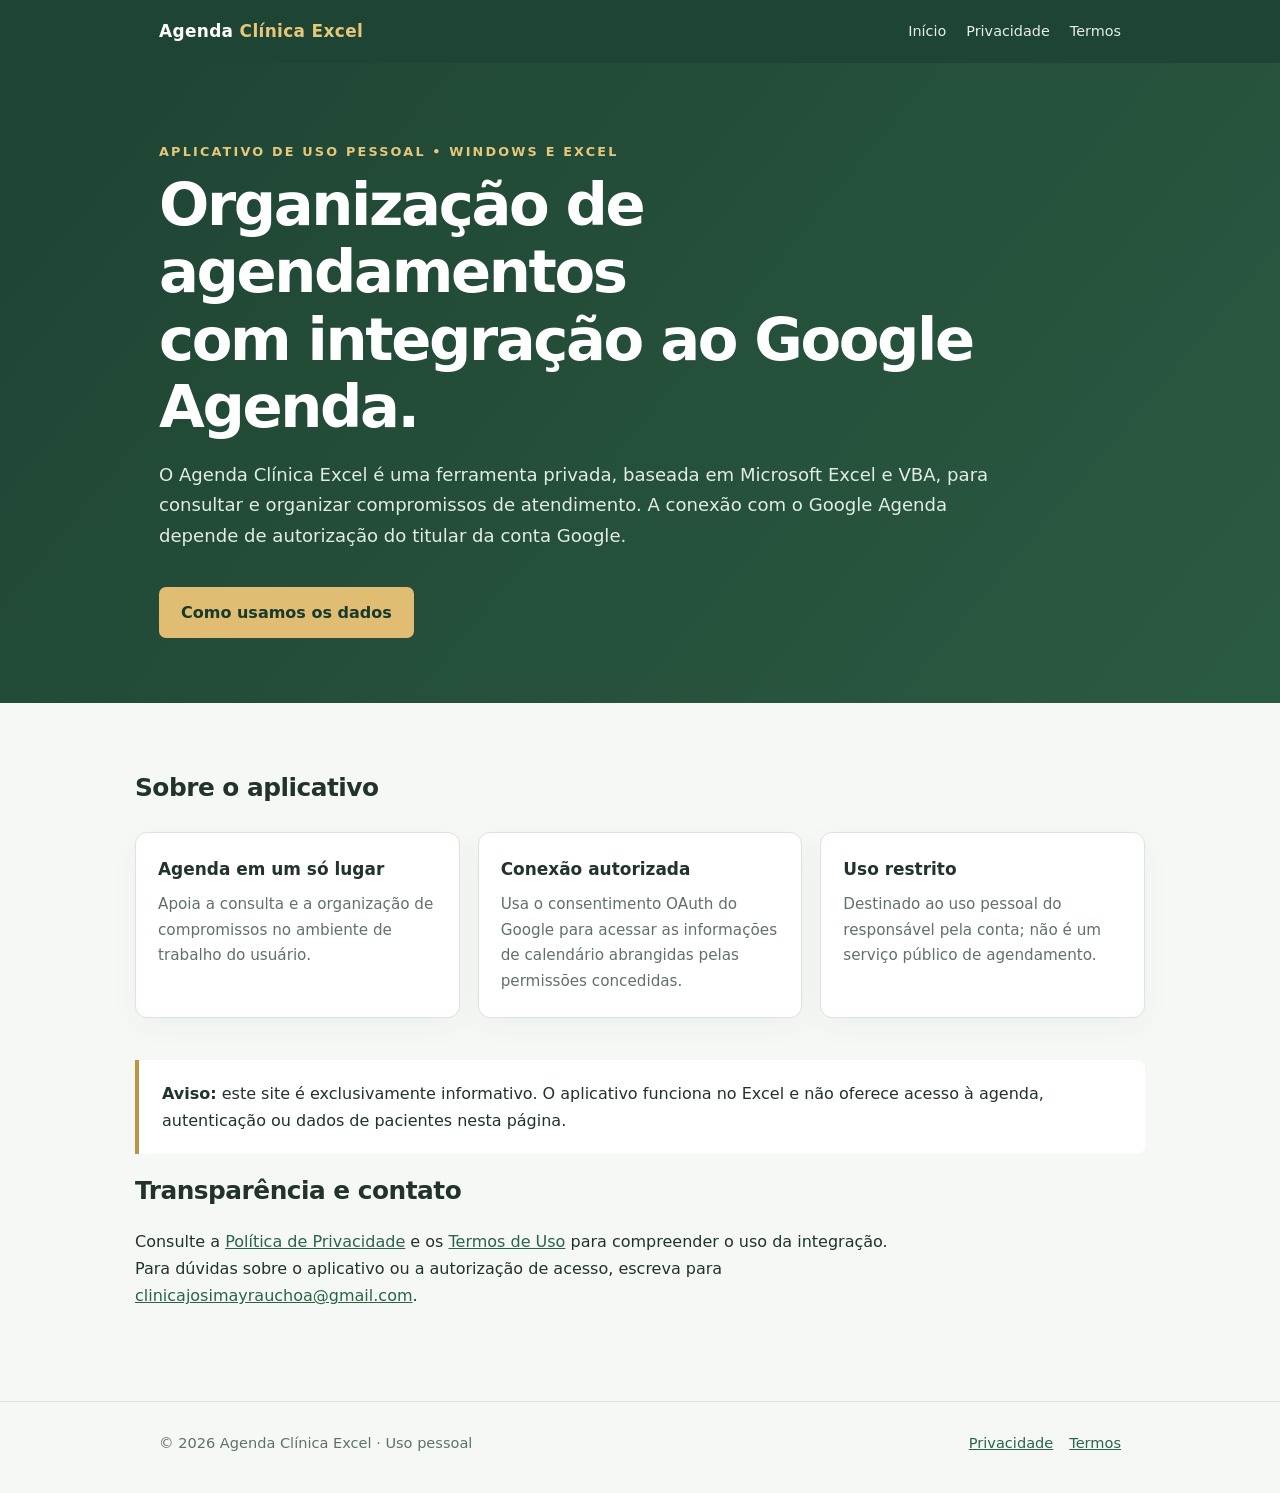
<file: index.html>
<!doctype html><html lang="pt-BR"><head><meta charset="UTF-8"><meta name="viewport" content="width=device-width,initial-scale=1"><meta name="description" content="Agenda Clínica Excel: aplicativo de uso pessoal para organização de agendamentos e integração autorizada com o Google Agenda."><title>Agenda Clínica Excel | Integração com Google Agenda</title><link rel="stylesheet" href="style.css"></head><body><header><div class="wrap"><a class="brand" href="index.html">Agenda <span>Clínica Excel</span></a><nav aria-label="Navegação"><a href="index.html">Início</a><a href="privacidade.html">Privacidade</a><a href="termos.html">Termos</a></nav></div></header><section class="hero"><div class="wrap"><div class="eyebrow">Aplicativo de uso pessoal • Windows e Excel</div><h1>Organização de agendamentos<br>com integração ao Google Agenda.</h1><p>O Agenda Clínica Excel é uma ferramenta privada, baseada em Microsoft Excel e VBA, para consultar e organizar compromissos de atendimento. A conexão com o Google Agenda depende de autorização do titular da conta Google.</p><a class="button" href="privacidade.html">Como usamos os dados</a></div></section><main class="wrap main"><h2>Sobre o aplicativo</h2><div class="grid"><section class="tile"><h3>Agenda em um só lugar</h3><p>Apoia a consulta e a organização de compromissos no ambiente de trabalho do usuário.</p></section><section class="tile"><h3>Conexão autorizada</h3><p>Usa o consentimento OAuth do Google para acessar as informações de calendário abrangidas pelas permissões concedidas.</p></section><section class="tile"><h3>Uso restrito</h3><p>Destinado ao uso pessoal do responsável pela conta; não é um serviço público de agendamento.</p></section></div><div class="note"><strong>Aviso:</strong> este site é exclusivamente informativo. O aplicativo funciona no Excel e não oferece acesso à agenda, autenticação ou dados de pacientes nesta página.</div><h2>Transparência e contato</h2><p>Consulte a <a href="privacidade.html">Política de Privacidade</a> e os <a href="termos.html">Termos de Uso</a> para compreender o uso da integração. Para dúvidas sobre o aplicativo ou a autorização de acesso, escreva para <a href="mailto:clinicajosimayrauchoa@gmail.com">clinicajosimayrauchoa@gmail.com</a>.</p></main><footer><div class="wrap"><span>© 2026 Agenda Clínica Excel · Uso pessoal</span><span><a href="privacidade.html">Privacidade</a><a href="termos.html">Termos</a></span></div></footer></body></html>
</file>
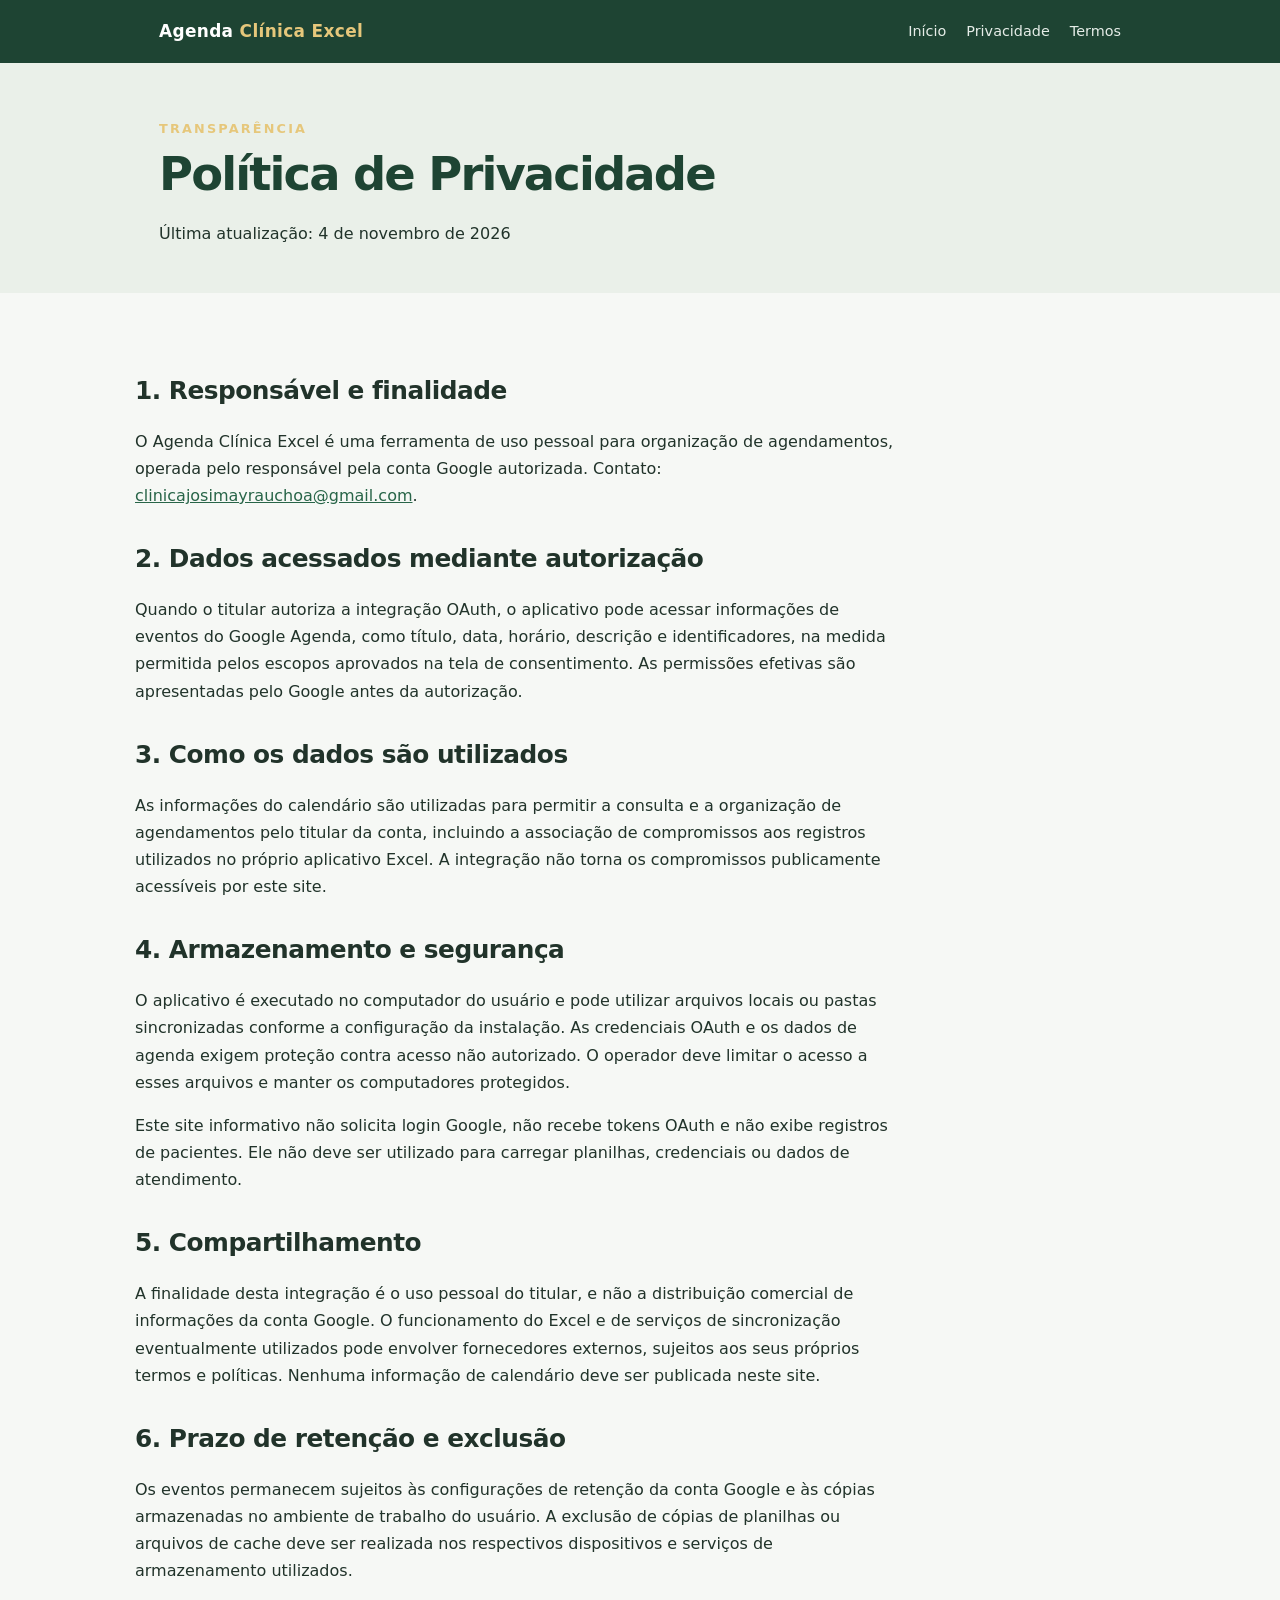
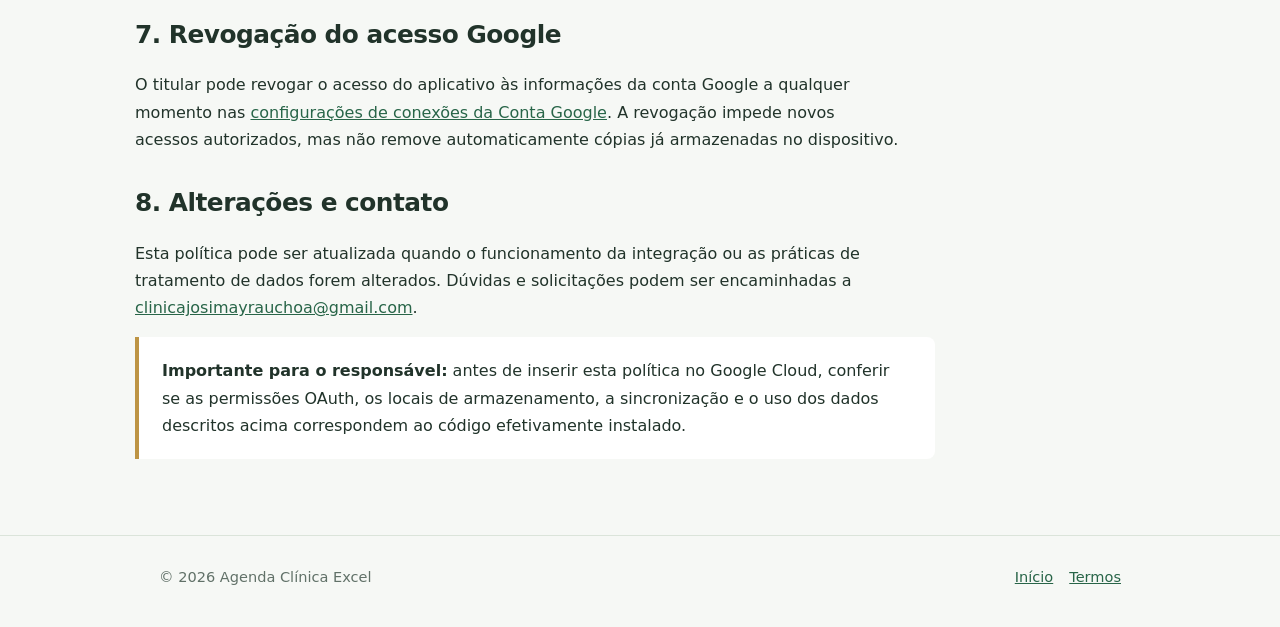
<file: privacidade.html>
<!doctype html><html lang="pt-BR"><head><meta charset="UTF-8"><meta name="viewport" content="width=device-width,initial-scale=1"><meta name="description" content="Política de privacidade da integração do Agenda Clínica Excel com o Google Agenda."><title>Política de Privacidade | Agenda Clínica Excel</title><link rel="stylesheet" href="style.css"></head><body><header><div class="wrap"><a class="brand" href="index.html">Agenda <span>Clínica Excel</span></a><nav aria-label="Navegação"><a href="index.html">Início</a><a href="privacidade.html">Privacidade</a><a href="termos.html">Termos</a></nav></div></header><section class="pagehead"><div class="wrap"><div class="eyebrow">Transparência</div><h1>Política de Privacidade</h1><p>Última atualização: 4 de novembro de 2026</p></div></section><main class="wrap main"><article><h2>1. Responsável e finalidade</h2><p>O Agenda Clínica Excel é uma ferramenta de uso pessoal para organização de agendamentos, operada pelo responsável pela conta Google autorizada. Contato: <a href="mailto:clinicajosimayrauchoa@gmail.com">clinicajosimayrauchoa@gmail.com</a>.</p><h2>2. Dados acessados mediante autorização</h2><p>Quando o titular autoriza a integração OAuth, o aplicativo pode acessar informações de eventos do Google Agenda, como título, data, horário, descrição e identificadores, na medida permitida pelos escopos aprovados na tela de consentimento. As permissões efetivas são apresentadas pelo Google antes da autorização.</p><h2>3. Como os dados são utilizados</h2><p>As informações do calendário são utilizadas para permitir a consulta e a organização de agendamentos pelo titular da conta, incluindo a associação de compromissos aos registros utilizados no próprio aplicativo Excel. A integração não torna os compromissos publicamente acessíveis por este site.</p><h2>4. Armazenamento e segurança</h2><p>O aplicativo é executado no computador do usuário e pode utilizar arquivos locais ou pastas sincronizadas conforme a configuração da instalação. As credenciais OAuth e os dados de agenda exigem proteção contra acesso não autorizado. O operador deve limitar o acesso a esses arquivos e manter os computadores protegidos.</p><p>Este site informativo não solicita login Google, não recebe tokens OAuth e não exibe registros de pacientes. Ele não deve ser utilizado para carregar planilhas, credenciais ou dados de atendimento.</p><h2>5. Compartilhamento</h2><p>A finalidade desta integração é o uso pessoal do titular, e não a distribuição comercial de informações da conta Google. O funcionamento do Excel e de serviços de sincronização eventualmente utilizados pode envolver fornecedores externos, sujeitos aos seus próprios termos e políticas. Nenhuma informação de calendário deve ser publicada neste site.</p><h2>6. Prazo de retenção e exclusão</h2><p>Os eventos permanecem sujeitos às configurações de retenção da conta Google e às cópias armazenadas no ambiente de trabalho do usuário. A exclusão de cópias de planilhas ou arquivos de cache deve ser realizada nos respectivos dispositivos e serviços de armazenamento utilizados.</p><h2>7. Revogação do acesso Google</h2><p>O titular pode revogar o acesso do aplicativo às informações da conta Google a qualquer momento nas <a href="https://myaccount.google.com/connections">configurações de conexões da Conta Google</a>. A revogação impede novos acessos autorizados, mas não remove automaticamente cópias já armazenadas no dispositivo.</p><h2>8. Alterações e contato</h2><p>Esta política pode ser atualizada quando o funcionamento da integração ou as práticas de tratamento de dados forem alterados. Dúvidas e solicitações podem ser encaminhadas a <a href="mailto:clinicajosimayrauchoa@gmail.com">clinicajosimayrauchoa@gmail.com</a>.</p><div class="note"><strong>Importante para o responsável:</strong> antes de inserir esta política no Google Cloud, conferir se as permissões OAuth, os locais de armazenamento, a sincronização e o uso dos dados descritos acima correspondem ao código efetivamente instalado.</div></article></main><footer><div class="wrap"><span>© 2026 Agenda Clínica Excel</span><span><a href="index.html">Início</a><a href="termos.html">Termos</a></span></div></footer></body></html>
</file>
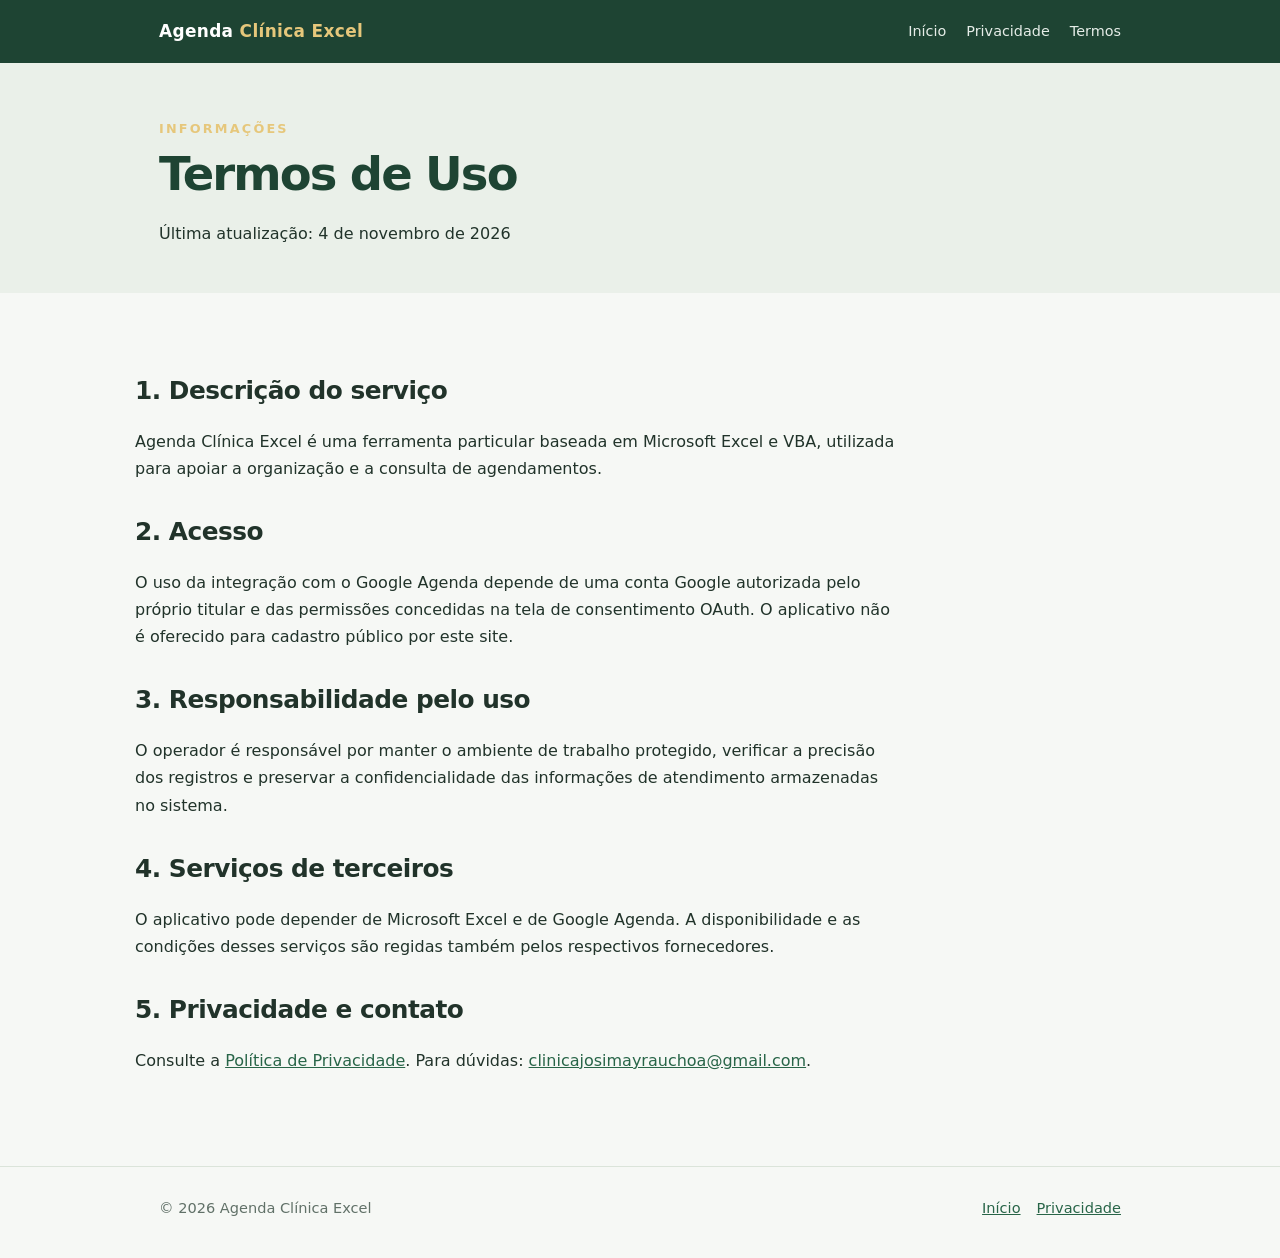
<file: termos.html>
<!doctype html><html lang="pt-BR"><head><meta charset="UTF-8"><meta name="viewport" content="width=device-width,initial-scale=1"><title>Termos de Uso | Agenda Clínica Excel</title><link rel="stylesheet" href="style.css"></head><body><header><div class="wrap"><a class="brand" href="index.html">Agenda <span>Clínica Excel</span></a><nav aria-label="Navegação"><a href="index.html">Início</a><a href="privacidade.html">Privacidade</a><a href="termos.html">Termos</a></nav></div></header><section class="pagehead"><div class="wrap"><div class="eyebrow">Informações</div><h1>Termos de Uso</h1><p>Última atualização: 4 de novembro de 2026</p></div></section><main class="wrap main"><article><h2>1. Descrição do serviço</h2><p>Agenda Clínica Excel é uma ferramenta particular baseada em Microsoft Excel e VBA, utilizada para apoiar a organização e a consulta de agendamentos.</p><h2>2. Acesso</h2><p>O uso da integração com o Google Agenda depende de uma conta Google autorizada pelo próprio titular e das permissões concedidas na tela de consentimento OAuth. O aplicativo não é oferecido para cadastro público por este site.</p><h2>3. Responsabilidade pelo uso</h2><p>O operador é responsável por manter o ambiente de trabalho protegido, verificar a precisão dos registros e preservar a confidencialidade das informações de atendimento armazenadas no sistema.</p><h2>4. Serviços de terceiros</h2><p>O aplicativo pode depender de Microsoft Excel e de Google Agenda. A disponibilidade e as condições desses serviços são regidas também pelos respectivos fornecedores.</p><h2>5. Privacidade e contato</h2><p>Consulte a <a href="privacidade.html">Política de Privacidade</a>. Para dúvidas: <a href="mailto:clinicajosimayrauchoa@gmail.com">clinicajosimayrauchoa@gmail.com</a>.</p></article></main><footer><div class="wrap"><span>© 2026 Agenda Clínica Excel</span><span><a href="index.html">Início</a><a href="privacidade.html">Privacidade</a></span></div></footer></body></html>
</file>
<file: style.css>
:root{--bg:#f6f8f5;--ink:#21332a;--forest:#1e4433;--leaf:#3d7657;--muted:#617168;--gold:#bd9444;--line:#dbe4da;--white:#fff}*{box-sizing:border-box}body{margin:0;background:var(--bg);color:var(--ink);font:16px/1.7 system-ui,-apple-system,'Segoe UI',sans-serif}a{color:#286548}a:hover{text-decoration:none}header{background:var(--forest);color:white}header .wrap{display:flex;justify-content:space-between;align-items:center;gap:20px;padding-top:17px;padding-bottom:17px}.brand{font-weight:700;letter-spacing:.02em;font-size:1.06rem;color:white;text-decoration:none}.brand span{color:#e6c77b}nav{display:flex;gap:20px;flex-wrap:wrap}nav a{color:#e6ede8;text-decoration:none;font-size:.9rem}.wrap{max-width:1010px;margin:auto;padding:0 24px}.hero{padding:78px 0 65px;background:linear-gradient(130deg,#1e4433,#2b5a42);color:white}.eyebrow{font-size:.8rem;letter-spacing:.17em;text-transform:uppercase;color:#e6c77b;font-weight:700}h1{font-size:clamp(2.2rem,5vw,3.7rem);letter-spacing:-.04em;line-height:1.14;margin:.5rem 0 1.2rem}h2{font-size:1.55rem;letter-spacing:-.02em;line-height:1.3}p{max-width:75ch}.hero p{color:#e2ece6;font-size:1.13rem}.hero .button{display:inline-block;margin-top:17px;background:#e0bd73;color:#183a2c;border-radius:7px;padding:12px 22px;font-weight:700;text-decoration:none}.main{padding:48px 0 76px}.grid{display:grid;grid-template-columns:repeat(3,1fr);gap:18px;margin:28px 0 42px}.tile{background:var(--white);border:1px solid var(--line);border-radius:12px;padding:22px;box-shadow:0 8px 28px #173a2d0b}.tile h3{margin:0 0 8px;font-size:1.06rem}.tile p{margin:0;color:var(--muted);font-size:.95rem}.note{padding:20px 23px;border-left:4px solid var(--gold);background:#fff;border-radius:0 8px 8px 0}.pagehead{padding:55px 0 30px;background:#eaf0e9}.pagehead h1{color:var(--forest);font-size:clamp(2rem,4vw,2.9rem)}article{max-width:800px}article h2{margin-top:34px}article li{margin-bottom:9px}footer{border-top:1px solid var(--line);padding:29px 0 37px;color:var(--muted);font-size:.91rem}footer .wrap{display:flex;justify-content:space-between;gap:12px;flex-wrap:wrap}footer a{margin-left:16px}small{color:var(--muted)}@media(max-width:720px){header .wrap{align-items:flex-start;flex-direction:column}nav{gap:14px}.grid{grid-template-columns:1fr}.hero{padding:54px 0}.main{padding-top:30px}}
</file>
